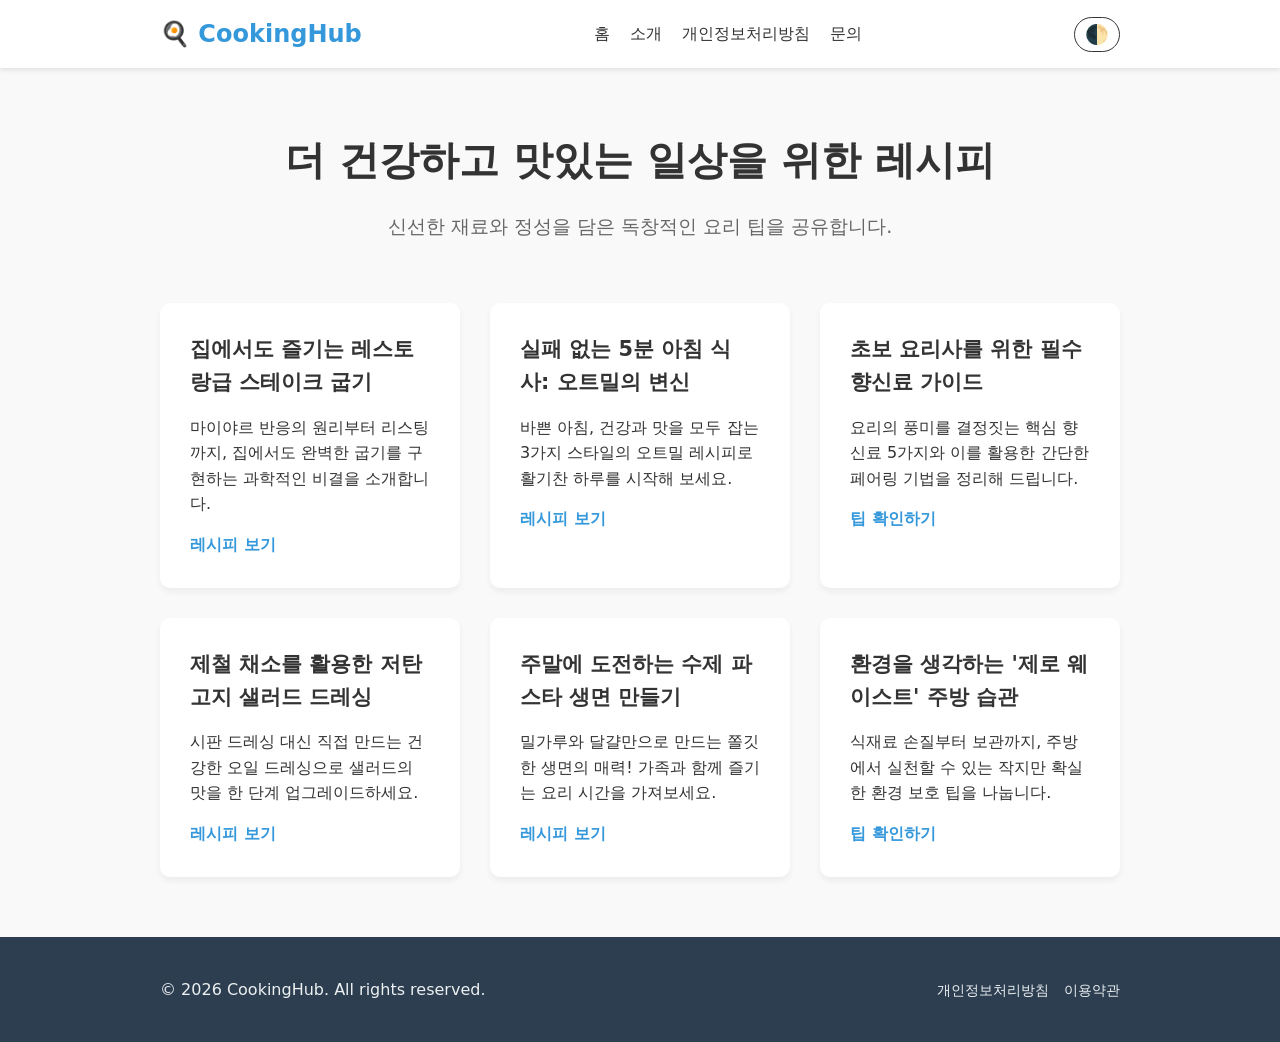
<file: index.html>
<!DOCTYPE html>
<html lang="ko">
<head>
  <meta charset="UTF-8">
  <meta name="viewport" content="width=device-width, initial-scale=1.0">
  <title>맛있는 기록, 쿠킹 허브 - 홈</title>
  <link rel="stylesheet" href="./style.css">
</head>
<body>
  <header>
    <nav class="container">
      <div class="logo">🍳 CookingHub</div>
      <ul class="nav-links">
        <li><a href="index.html">홈</a></li>
        <li><a href="about.html">소개</a></li>
        <li><a href="privacy.html">개인정보처리방침</a></li>
        <li><a href="contact.html">문의</a></li>
      </ul>
      <button id="theme-toggle">🌓</button>
    </nav>
  </header>

  <main class="container">
    <section class="hero">
      <h1>더 건강하고 맛있는 일상을 위한 레시피</h1>
      <p>신선한 재료와 정성을 담은 독창적인 요리 팁을 공유합니다.</p>
    </section>

    <section class="content-grid">
      <article class="card">
        <h2>집에서도 즐기는 레스토랑급 스테이크 굽기</h2>
        <p>마이야르 반응의 원리부터 리스팅까지, 집에서도 완벽한 굽기를 구현하는 과학적인 비결을 소개합니다.</p>
        <a href="#" class="read-more">레시피 보기</a>
      </article>
      <article class="card">
        <h2>실패 없는 5분 아침 식사: 오트밀의 변신</h2>
        <p>바쁜 아침, 건강과 맛을 모두 잡는 3가지 스타일의 오트밀 레시피로 활기찬 하루를 시작해 보세요.</p>
        <a href="#" class="read-more">레시피 보기</a>
      </article>
      <article class="card">
        <h2>초보 요리사를 위한 필수 향신료 가이드</h2>
        <p>요리의 풍미를 결정짓는 핵심 향신료 5가지와 이를 활용한 간단한 페어링 기법을 정리해 드립니다.</p>
        <a href="#" class="read-more">팁 확인하기</a>
      </article>
      <article class="card">
        <h2>제철 채소를 활용한 저탄고지 샐러드 드레싱</h2>
        <p>시판 드레싱 대신 직접 만드는 건강한 오일 드레싱으로 샐러드의 맛을 한 단계 업그레이드하세요.</p>
        <a href="#" class="read-more">레시피 보기</a>
      </article>
      <article class="card">
        <h2>주말에 도전하는 수제 파스타 생면 만들기</h2>
        <p>밀가루와 달걀만으로 만드는 쫄깃한 생면의 매력! 가족과 함께 즐기는 요리 시간을 가져보세요.</p>
        <a href="#" class="read-more">레시피 보기</a>
      </article>
      <article class="card">
        <h2>환경을 생각하는 '제로 웨이스트' 주방 습관</h2>
        <p>식재료 손질부터 보관까지, 주방에서 실천할 수 있는 작지만 확실한 환경 보호 팁을 나눕니다.</p>
        <a href="#" class="read-more">팁 확인하기</a>
      </article>
    </section>
  </main>

  <footer>
    <div class="container">
      <p>&copy; 2026 CookingHub. All rights reserved.</p>
      <ul class="footer-links">
        <li><a href="privacy.html">개인정보처리방침</a></li>
        <li><a href="terms.html">이용약관</a></li>
      </ul>
    </div>
  </footer>

  <script defer src="./main.js"></script>
</body>
</html>
</file>
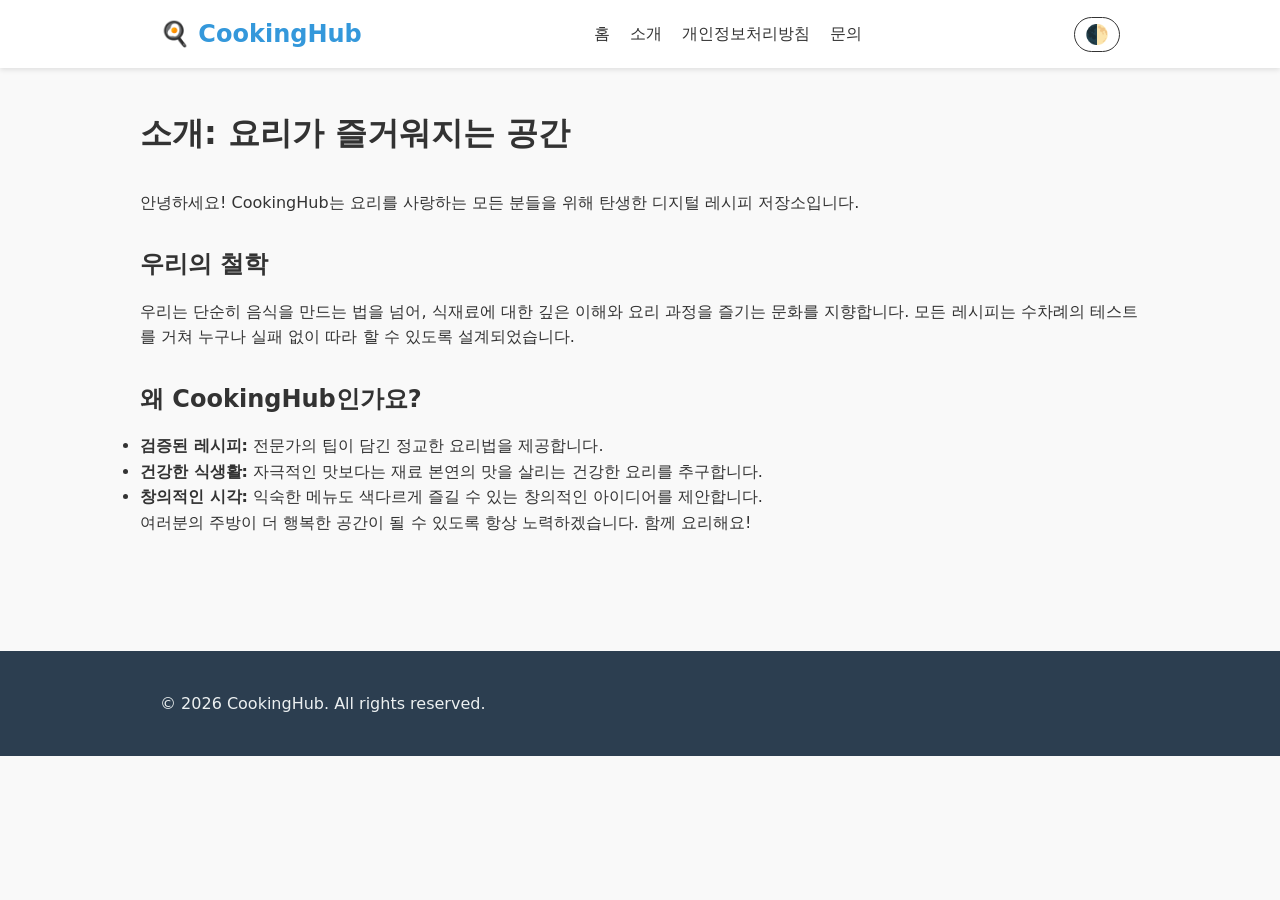
<file: about.html>
<!DOCTYPE html>
<html lang="ko">
<head>
  <meta charset="UTF-8">
  <meta name="viewport" content="width=device-width, initial-scale=1.0">
  <title>소개 - CookingHub</title>
  <link rel="stylesheet" href="./style.css">
</head>
<body>
  <header>
    <nav class="container">
      <div class="logo">🍳 CookingHub</div>
      <ul class="nav-links">
        <li><a href="index.html">홈</a></li>
        <li><a href="about.html">소개</a></li>
        <li><a href="privacy.html">개인정보처리방침</a></li>
        <li><a href="contact.html">문의</a></li>
      </ul>
      <button id="theme-toggle">🌓</button>
    </nav>
  </header>

  <main class="container page-content">
    <h1>소개: 요리가 즐거워지는 공간</h1>
    <p>안녕하세요! CookingHub는 요리를 사랑하는 모든 분들을 위해 탄생한 디지털 레시피 저장소입니다.</p>
    
    <h2>우리의 철학</h2>
    <p>우리는 단순히 음식을 만드는 법을 넘어, 식재료에 대한 깊은 이해와 요리 과정을 즐기는 문화를 지향합니다. 모든 레시피는 수차례의 테스트를 거쳐 누구나 실패 없이 따라 할 수 있도록 설계되었습니다.</p>

    <h2>왜 CookingHub인가요?</h2>
    <ul>
      <li><strong>검증된 레시피:</strong> 전문가의 팁이 담긴 정교한 요리법을 제공합니다.</li>
      <li><strong>건강한 식생활:</strong> 자극적인 맛보다는 재료 본연의 맛을 살리는 건강한 요리를 추구합니다.</li>
      <li><strong>창의적인 시각:</strong> 익숙한 메뉴도 색다르게 즐길 수 있는 창의적인 아이디어를 제안합니다.</li>
    </ul>

    <p>여러분의 주방이 더 행복한 공간이 될 수 있도록 항상 노력하겠습니다. 함께 요리해요!</p>
  </main>

  <footer>
    <div class="container">
      <p>&copy; 2026 CookingHub. All rights reserved.</p>
    </div>
  </footer>

  <script defer src="./main.js"></script>
</body>
</html>
</file>
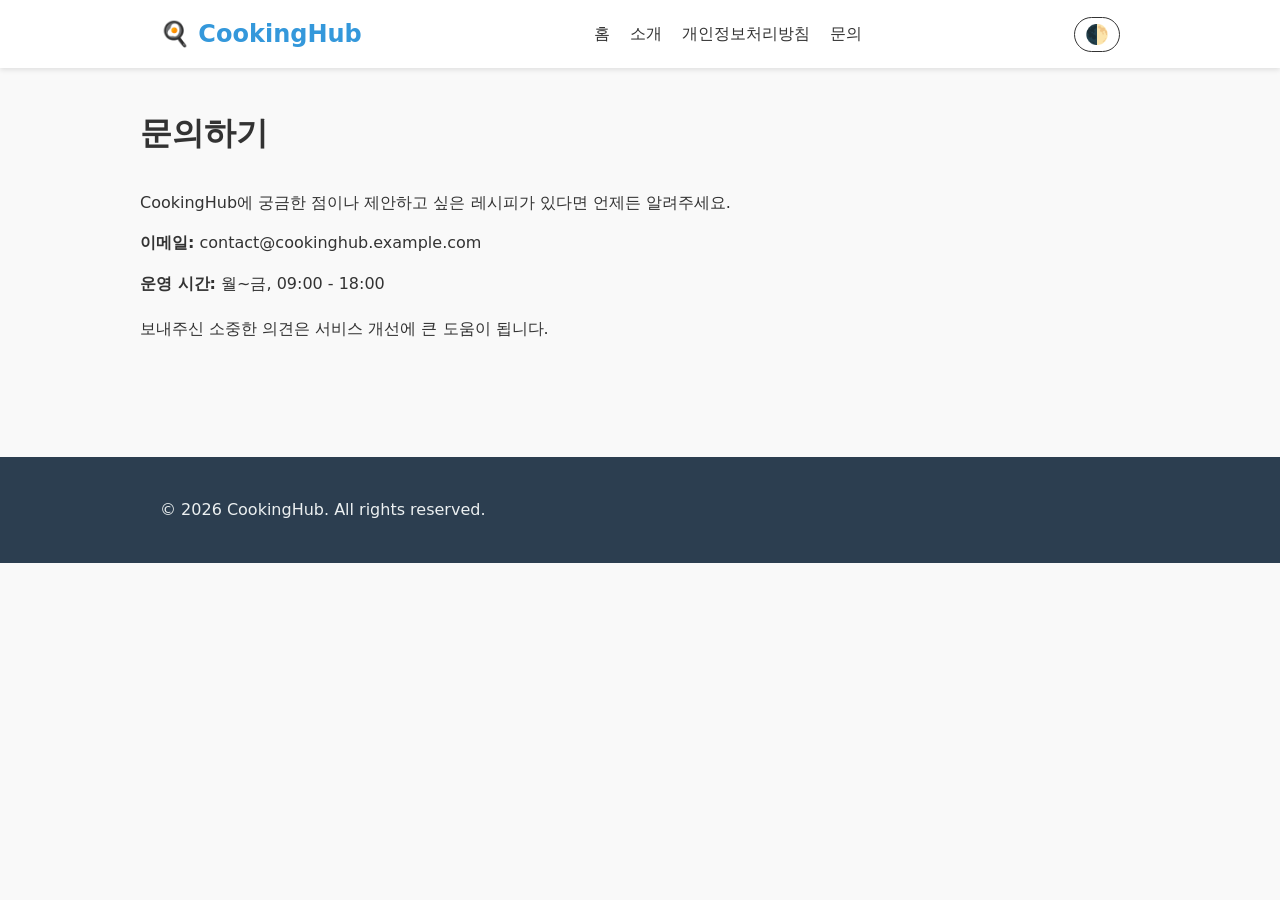
<file: contact.html>
<!DOCTYPE html>
<html lang="ko">
<head>
  <meta charset="UTF-8">
  <meta name="viewport" content="width=device-width, initial-scale=1.0">
  <title>문의하기 - CookingHub</title>
  <link rel="stylesheet" href="./style.css">
</head>
<body>
  <header>
    <nav class="container">
      <div class="logo">🍳 CookingHub</div>
      <ul class="nav-links">
        <li><a href="index.html">홈</a></li>
        <li><a href="about.html">소개</a></li>
        <li><a href="privacy.html">개인정보처리방침</a></li>
        <li><a href="contact.html">문의</a></li>
      </ul>
      <button id="theme-toggle">🌓</button>
    </nav>
  </header>

  <main class="container page-content">
    <h1>문의하기</h1>
    <p>CookingHub에 궁금한 점이나 제안하고 싶은 레시피가 있다면 언제든 알려주세요.</p>
    
    <div class="contact-form-placeholder">
      <p><strong>이메일:</strong> contact@cookinghub.example.com</p>
      <p><strong>운영 시간:</strong> 월~금, 09:00 - 18:00</p>
    </div>

    <p style="margin-top: 20px;">보내주신 소중한 의견은 서비스 개선에 큰 도움이 됩니다.</p>
  </main>

  <footer>
    <div class="container">
      <p>&copy; 2026 CookingHub. All rights reserved.</p>
    </div>
  </footer>

  <script defer src="./main.js"></script>
</body>
</html>
</file>
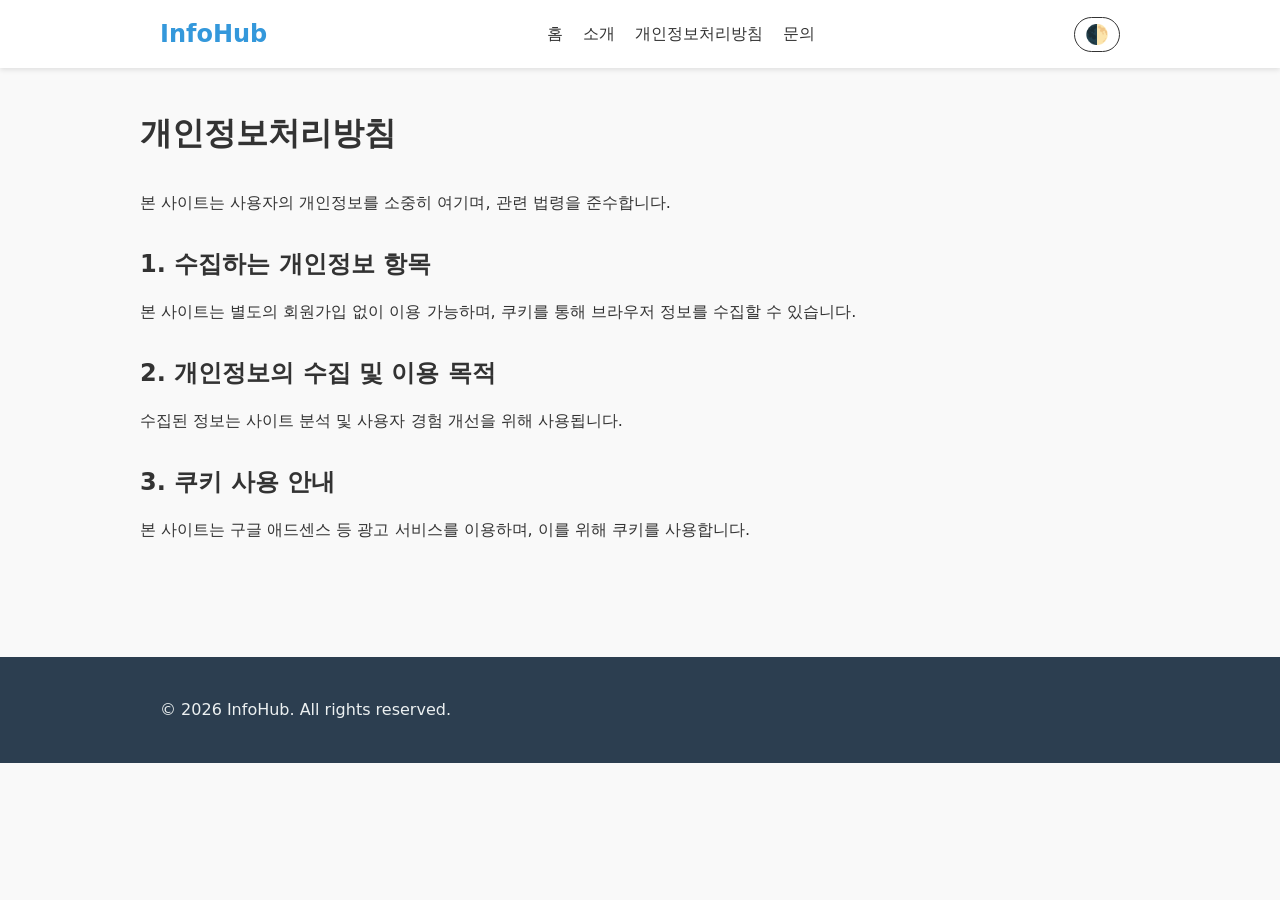
<file: privacy.html>
<!DOCTYPE html>
<html lang="ko">
<head>
  <meta charset="UTF-8">
  <meta name="viewport" content="width=device-width, initial-scale=1.0">
  <title>개인정보처리방침 - InfoHub</title>
  <link rel="stylesheet" href="./style.css">
</head>
<body>
  <header>
    <nav class="container">
      <div class="logo">InfoHub</div>
      <ul class="nav-links">
        <li><a href="index.html">홈</a></li>
        <li><a href="about.html">소개</a></li>
        <li><a href="privacy.html">개인정보처리방침</a></li>
        <li><a href="contact.html">문의</a></li>
      </ul>
      <button id="theme-toggle">🌓</button>
    </nav>
  </header>

  <main class="container page-content">
    <h1>개인정보처리방침</h1>
    <p>본 사이트는 사용자의 개인정보를 소중히 여기며, 관련 법령을 준수합니다.</p>
    
    <h2>1. 수집하는 개인정보 항목</h2>
    <p>본 사이트는 별도의 회원가입 없이 이용 가능하며, 쿠키를 통해 브라우저 정보를 수집할 수 있습니다.</p>

    <h2>2. 개인정보의 수집 및 이용 목적</h2>
    <p>수집된 정보는 사이트 분석 및 사용자 경험 개선을 위해 사용됩니다.</p>

    <h2>3. 쿠키 사용 안내</h2>
    <p>본 사이트는 구글 애드센스 등 광고 서비스를 이용하며, 이를 위해 쿠키를 사용합니다.</p>
  </main>

  <footer>
    <div class="container">
      <p>&copy; 2026 InfoHub. All rights reserved.</p>
    </div>
  </footer>

  <script defer src="./main.js"></script>
</body>
</html>
</file>
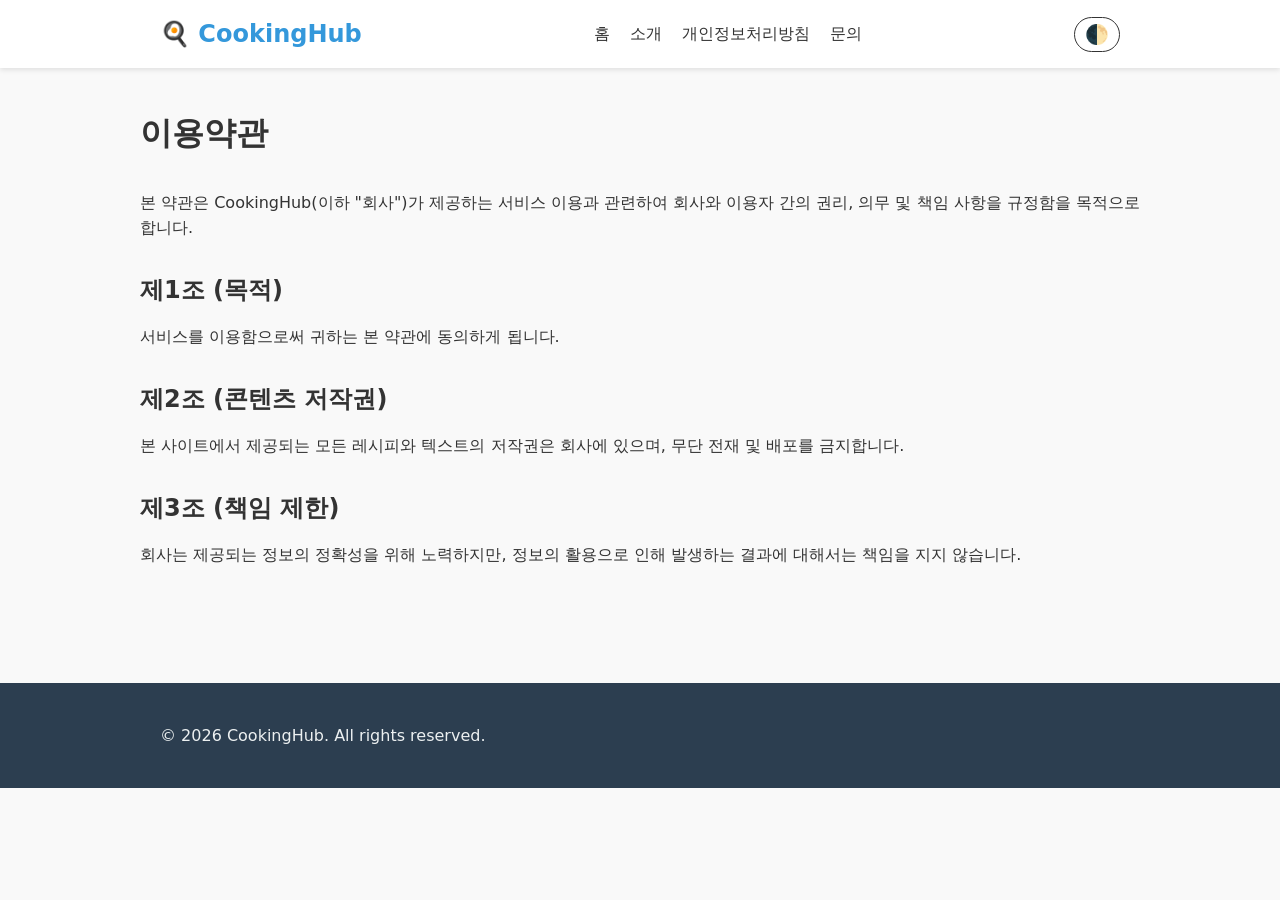
<file: terms.html>
<!DOCTYPE html>
<html lang="ko">
<head>
  <meta charset="UTF-8">
  <meta name="viewport" content="width=device-width, initial-scale=1.0">
  <title>이용약관 - CookingHub</title>
  <link rel="stylesheet" href="./style.css">
</head>
<body>
  <header>
    <nav class="container">
      <div class="logo">🍳 CookingHub</div>
      <ul class="nav-links">
        <li><a href="index.html">홈</a></li>
        <li><a href="about.html">소개</a></li>
        <li><a href="privacy.html">개인정보처리방침</a></li>
        <li><a href="contact.html">문의</a></li>
      </ul>
      <button id="theme-toggle">🌓</button>
    </nav>
  </header>

  <main class="container page-content">
    <h1>이용약관</h1>
    <p>본 약관은 CookingHub(이하 "회사")가 제공하는 서비스 이용과 관련하여 회사와 이용자 간의 권리, 의무 및 책임 사항을 규정함을 목적으로 합니다.</p>

    <h2>제1조 (목적)</h2>
    <p>서비스를 이용함으로써 귀하는 본 약관에 동의하게 됩니다.</p>

    <h2>제2조 (콘텐츠 저작권)</h2>
    <p>본 사이트에서 제공되는 모든 레시피와 텍스트의 저작권은 회사에 있으며, 무단 전재 및 배포를 금지합니다.</p>

    <h2>제3조 (책임 제한)</h2>
    <p>회사는 제공되는 정보의 정확성을 위해 노력하지만, 정보의 활용으로 인해 발생하는 결과에 대해서는 책임을 지지 않습니다.</p>
  </main>

  <footer>
    <div class="container">
      <p>&copy; 2026 CookingHub. All rights reserved.</p>
    </div>
  </footer>

  <script defer src="./main.js"></script>
</body>
</html>
</file>
<file: style.css>
:root {
  --primary-color: #2c3e50;
  --accent-color: #3498db;
  --bg-color: #f9f9f9;
  --text-color: #333;
  --card-bg: #ffffff;
  --header-bg: #ffffff;
  --footer-bg: #2c3e50;
  --footer-text: #ecf0f1;
}

[data-theme='dark'] {
  --primary-color: #ecf0f1;
  --accent-color: #3498db;
  --bg-color: #1a1a1a;
  --text-color: #f0f0f0;
  --card-bg: #2d2d2d;
  --header-bg: #252525;
}

* {
  box-sizing: border-box;
  margin: 0;
  padding: 0;
}

body {
  font-family: 'Pretendard', -apple-system, BlinkMacSystemFont, system-ui, Roboto, 'Helvetica Neue', 'Segoe UI', 'Apple SD Gothic Neo', 'Noto Sans KR', 'Malgun Gothic', sans-serif;
  background-color: var(--bg-color);
  color: var(--text-color);
  line-height: 1.6;
  transition: background-color 0.3s, color 0.3s;
}

.container {
  max-width: 1000px;
  margin: 0 auto;
  padding: 0 20px;
}

/* Header & Nav */
header {
  background-color: var(--header-bg);
  box-shadow: 0 2px 5px rgba(0,0,0,0.1);
  padding: 15px 0;
  position: sticky;
  top: 0;
  z-index: 1000;
}

nav {
  display: flex;
  justify-content: space-between;
  align-items: center;
}

.logo {
  font-size: 1.5rem;
  font-weight: bold;
  color: var(--accent-color);
}

.nav-links {
  display: flex;
  list-style: none;
}

.nav-links li {
  margin-left: 20px;
}

.nav-links a {
  text-decoration: none;
  color: var(--text-color);
  font-weight: 500;
  transition: color 0.2s;
}

.nav-links a:hover {
  color: var(--accent-color);
}

#theme-toggle {
  background: none;
  border: 1px solid var(--text-color);
  color: var(--text-color);
  padding: 5px 10px;
  cursor: pointer;
  border-radius: 20px;
  font-size: 1.2rem;
}

/* Hero Section */
.hero {
  text-align: center;
  padding: 60px 0;
}

.hero h1 {
  font-size: 2.5rem;
  margin-bottom: 20px;
}

.hero p {
  font-size: 1.2rem;
  color: #666;
}

[data-theme='dark'] .hero p {
  color: #aaa;
}

/* Content Grid */
.content-grid {
  display: grid;
  grid-template-columns: repeat(auto-fit, minmax(300px, 1fr));
  gap: 30px;
  margin-bottom: 60px;
}

.card {
  background-color: var(--card-bg);
  padding: 30px;
  border-radius: 10px;
  box-shadow: 0 4px 6px rgba(0,0,0,0.05);
  transition: transform 0.2s;
}

.card:hover {
  transform: translateY(-5px);
}

.card h2 {
  margin-bottom: 15px;
  font-size: 1.3rem;
}

.read-more {
  display: inline-block;
  margin-top: 15px;
  color: var(--accent-color);
  text-decoration: none;
  font-weight: bold;
}

/* Page Content (About, Privacy etc) */
.page-content {
  padding: 40px 0;
}

.page-content h1 {
  margin-bottom: 30px;
}

.page-content h2 {
  margin-top: 30px;
  margin-bottom: 15px;
}

.page-content p {
  margin-bottom: 15px;
}

/* Footer */
footer {
  background-color: var(--footer-bg);
  color: var(--footer-text);
  padding: 40px 0;
  margin-top: 60px;
}

footer .container {
  display: flex;
  justify-content: space-between;
  align-items: center;
  flex-wrap: wrap;
}

.footer-links {
  display: flex;
  list-style: none;
}

.footer-links li {
  margin-left: 15px;
}

.footer-links a {
  color: var(--footer-text);
  text-decoration: none;
  font-size: 0.9rem;
}

@media (max-width: 600px) {
  nav {
    flex-direction: column;
    gap: 15px;
  }
  .nav-links li {
    margin: 0 10px;
  }
}
</file>
